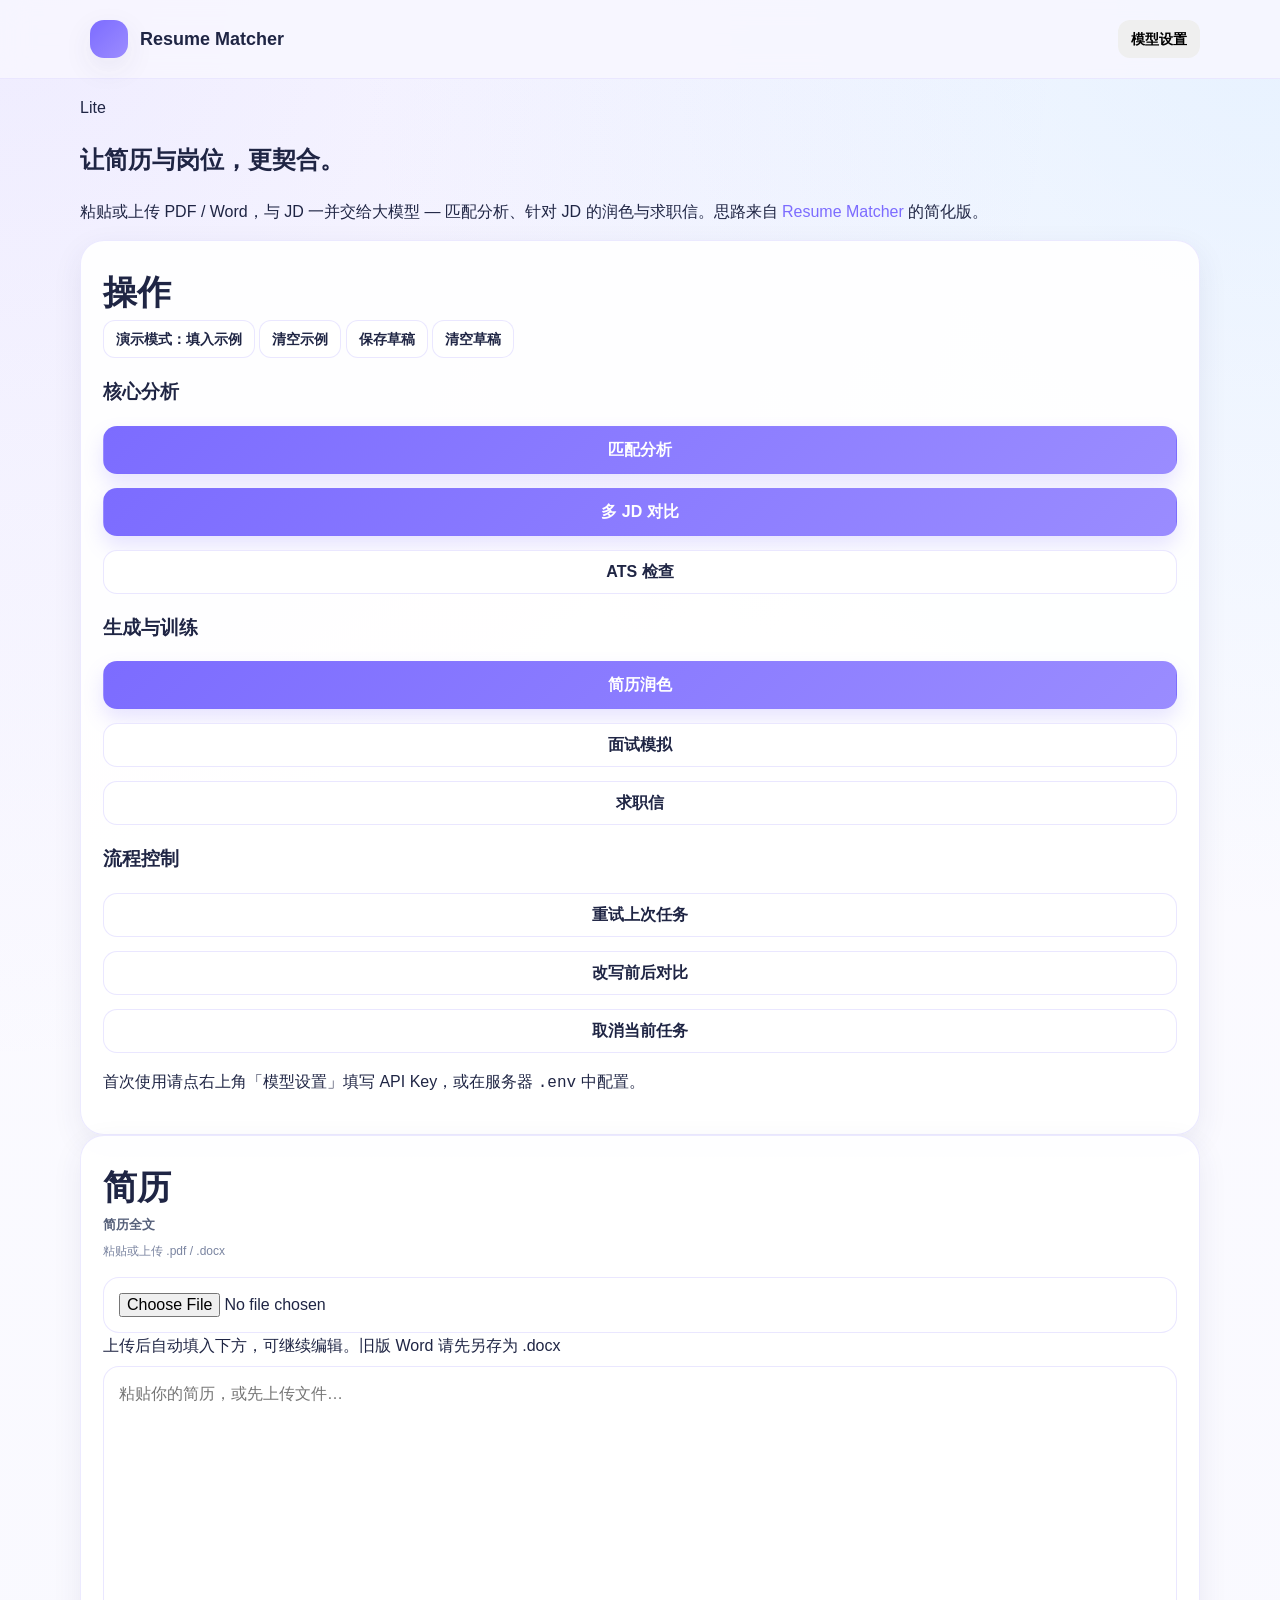
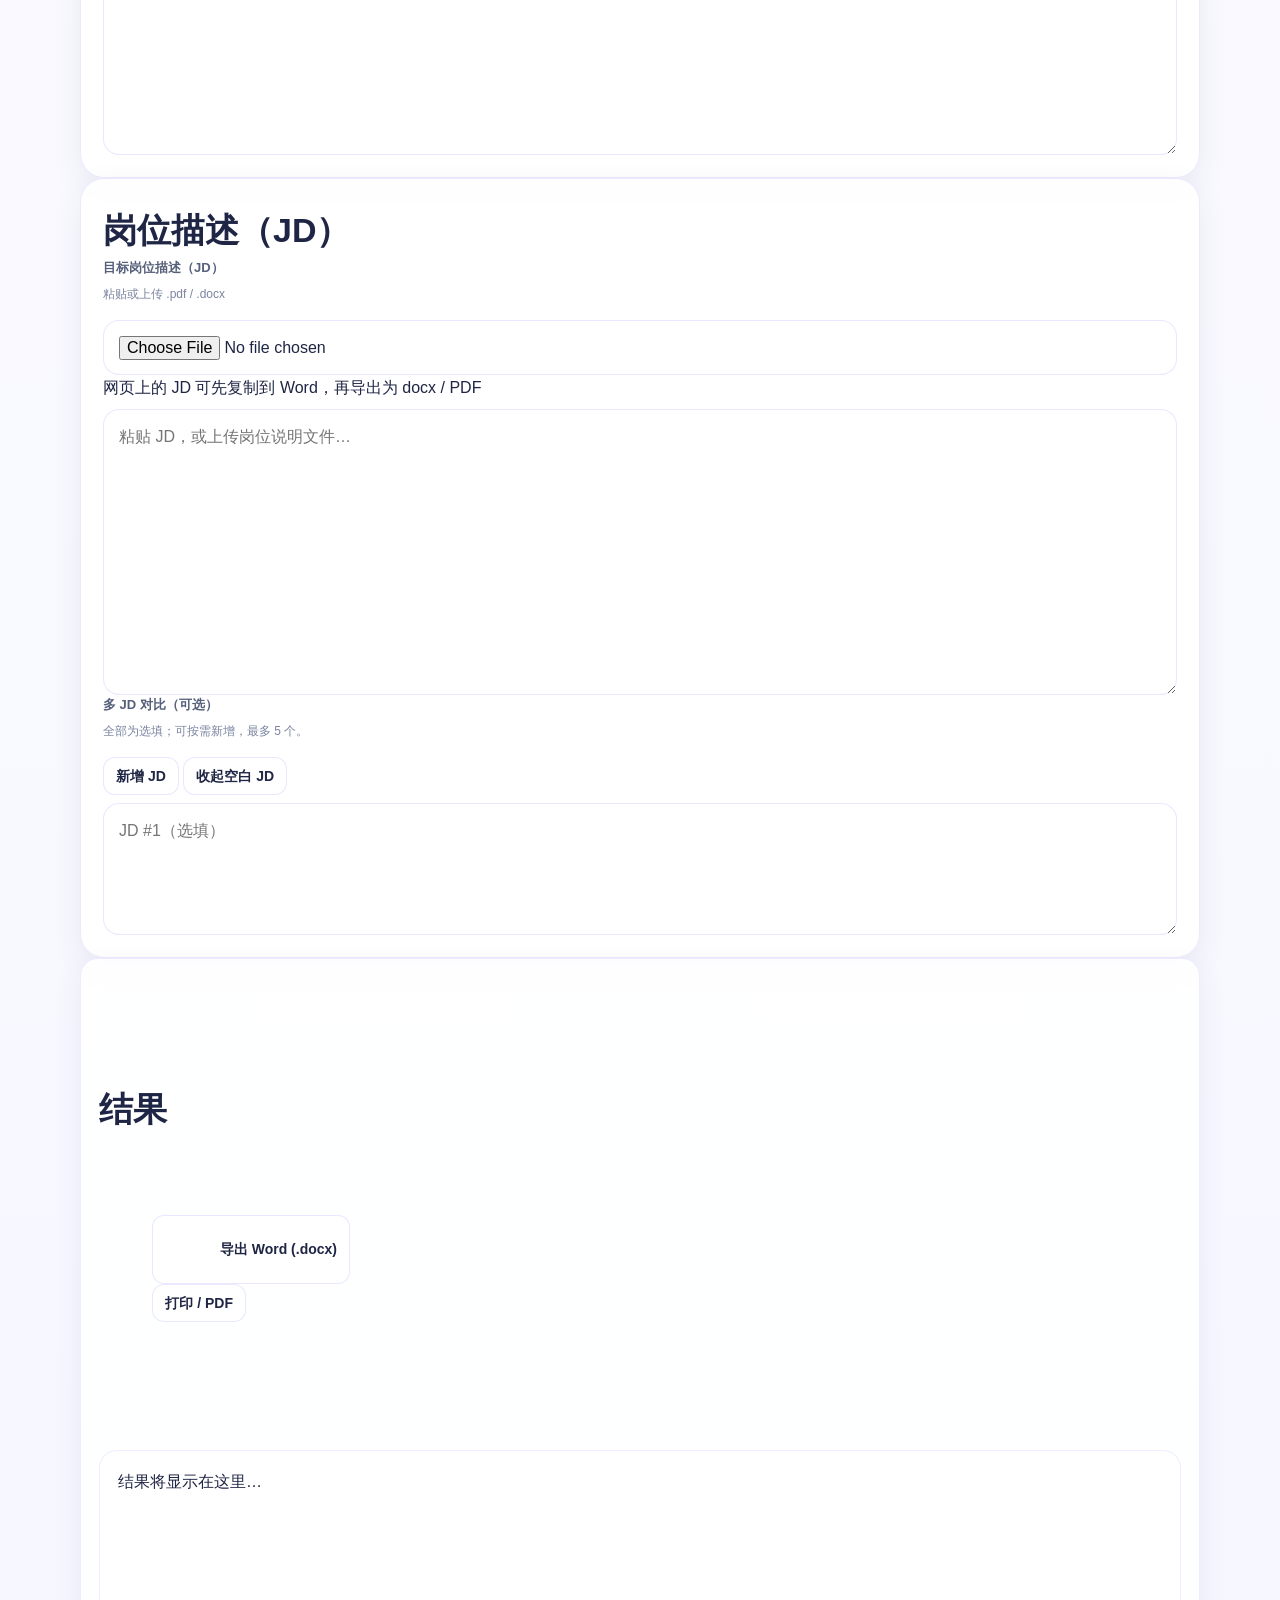
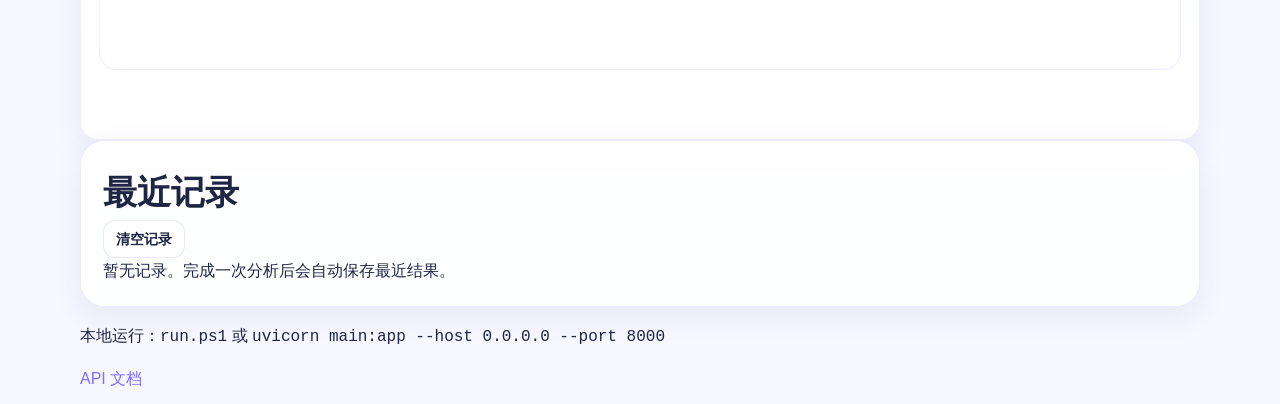
<file: public/index.html>
<!doctype html>
<html lang="zh-CN">
  <head>
    <meta charset="UTF-8" />
    <meta name="viewport" content="width=device-width, initial-scale=1.0" />
    <meta name="theme-color" content="#fbfbfd" />
    <meta name="app-version" content="2026-04-20-pixel-1" />
    <title>Resume Matcher Lite</title>
    <link rel="stylesheet" href="/static/styles.css?v=2026-04-20-pixel-1" />
  </head>
  <body>
    <a class="skip-link" href="#main">跳到主内容</a>

    <header class="nav-shell">
      <nav class="nav wrap" aria-label="主导航">
        <div class="nav-brand">
          <span class="nav-logo" aria-hidden="true"></span>
          <span class="nav-title">Resume Matcher</span>
        </div>
        <button type="button" class="btn btn-compact btn-nav" id="btnSettings">
          模型设置
        </button>
      </nav>
    </header>

    <section class="hero wrap" aria-labelledby="hero-heading">
      <p class="eyebrow">Lite</p>
      <h1 id="hero-heading" class="hero-title">让简历与岗位，更契合。</h1>
      <p class="hero-sub">
        粘贴或上传 PDF / Word，与 JD 一并交给大模型 — 匹配分析、针对 JD 的润色与求职信。思路来自
        <a
          href="https://github.com/srbhr/Resume-Matcher"
          target="_blank"
          rel="noopener noreferrer"
          >Resume Matcher</a
        >
        的简化版。
      </p>
    </section>

    <dialog id="dlgSettings" class="modal">
      <form method="dialog" class="modal-card">
        <h2 class="modal-title">模型设置</h2>
        <p class="modal-lead">
          API Key 默认只保存在当前会话，关闭页面后即失效。你可以手动勾选“记住 API Key（本机）”再长期保存。
        </p>
        <label class="field">
          <span class="field-label">API Key</span>
          <input
            type="password"
            id="apiKey"
            autocomplete="off"
            placeholder="sk-…"
            aria-describedby="apiKeyHint"
          />
        </label>
        <p class="field-hint" id="apiKeyHint">默认仅当前会话有效；勾选“记住”才会长期保存。</p>
        <label class="field-checkbox">
          <input type="checkbox" id="rememberKey" />
          <span>记住 API Key（保存在本机浏览器）</span>
        </label>
        <label class="field">
          <span class="field-label">Base URL</span>
          <span class="field-hint" id="baseUrlHint">必须是 http(s) 地址，建议包含 /v1</span>
          <input
            type="url"
            id="baseUrl"
            placeholder="https://api.openai.com/v1"
            required
            aria-describedby="baseUrlHint"
          />
        </label>
        <label class="field">
          <span class="field-label">模型名</span>
          <span class="field-hint" id="modelHint">例如 gpt-4o-mini、deepseek-chat</span>
          <input type="text" id="modelName" placeholder="gpt-4o-mini" required aria-describedby="modelHint" />
        </label>
        <div class="modal-actions">
          <button type="button" class="btn btn-secondary" id="btnClearKey">清除本地密钥</button>
          <button type="button" class="btn btn-primary" id="btnSaveSettings">完成</button>
        </div>
      </form>
    </dialog>

    <main id="main" class="wrap main-flow">
      <section class="panel actions full-width" aria-labelledby="act-heading">
        <h2 id="act-heading" class="section-heading">操作</h2>
        <div class="demo-tools">
          <button type="button" class="btn btn-secondary btn-compact" id="btnDemoFill">演示模式：填入示例</button>
          <button type="button" class="btn btn-ghost btn-compact" id="btnDemoClear">清空示例</button>
          <button type="button" class="btn btn-secondary btn-compact" id="btnDraftSave">保存草稿</button>
          <button type="button" class="btn btn-ghost btn-compact" id="btnDraftClear">清空草稿</button>
        </div>
        <div class="action-groups">
          <section class="action-module" aria-label="核心分析">
            <h3 class="action-module-title">核心分析</h3>
            <div class="action-grid">
              <button type="button" class="btn btn-primary btn-block btn-priority" id="btnAnalyze">匹配分析</button>
              <button type="button" class="btn btn-primary btn-block btn-priority" id="btnAnalyzeMulti">多 JD 对比</button>
              <button type="button" class="btn btn-secondary btn-block" id="btnAtsCheck">ATS 检查</button>
            </div>
          </section>
          <section class="action-module" aria-label="生成与训练">
            <h3 class="action-module-title">生成与训练</h3>
            <div class="action-grid">
              <button type="button" class="btn btn-primary btn-block btn-priority" id="btnTailor">简历润色</button>
              <button type="button" class="btn btn-secondary btn-block" id="btnInterviewSim">面试模拟</button>
              <button type="button" class="btn btn-secondary btn-block" id="btnCover">求职信</button>
            </div>
          </section>
          <section class="action-module" aria-label="流程控制">
            <h3 class="action-module-title">流程控制</h3>
            <div class="action-grid">
              <button type="button" class="btn btn-secondary btn-block" id="btnRetryLast">重试上次任务</button>
              <button type="button" class="btn btn-secondary btn-block" id="btnCompareImprove">改写前后对比</button>
              <button type="button" class="btn btn-secondary btn-block" id="btnCancel" hidden>取消当前任务</button>
            </div>
          </section>
        </div>
        <p class="hint" id="hintApi">
          首次使用请点右上角「模型设置」填写 API Key，或在服务器 <code>.env</code> 中配置。
        </p>
        <div id="status" class="status" role="status" aria-live="polite"></div>
        <div id="statusError" class="status error" role="alert" aria-live="assertive"></div>
      </section>

      <section class="panel inputs panel-emphasis" aria-labelledby="resume-heading">
        <h2 id="resume-heading" class="section-heading">简历</h2>
        <label class="field">
          <span class="field-label">简历全文</span>
          <span class="field-hint">粘贴或上传 .pdf / .docx</span>
          <div class="upload-bar">
            <input
              type="file"
              id="fileResume"
              accept=".pdf,.docx,application/pdf,application/vnd.openxmlformats-officedocument.wordprocessingml.document"
              aria-describedby="resumeUploadHint"
            />
            <span class="upload-hint" id="resumeUploadHint"
              >上传后自动填入下方，可继续编辑。旧版 Word 请先另存为 .docx</span
            >
          </div>
          <textarea
            id="resume"
            rows="14"
            placeholder="粘贴你的简历，或先上传文件…"
            required
            aria-required="true"
            aria-describedby="resumeUploadHint"
          ></textarea>
        </label>
      </section>

      <section class="panel inputs panel-emphasis" aria-labelledby="job-heading">
        <h2 id="job-heading" class="section-heading">岗位描述（JD）</h2>
        <label class="field">
          <span class="field-label">目标岗位描述（JD）</span>
          <span class="field-hint">粘贴或上传 .pdf / .docx</span>
          <div class="upload-bar">
            <input
              type="file"
              id="fileJob"
              accept=".pdf,.docx,application/pdf,application/vnd.openxmlformats-officedocument.wordprocessingml.document"
              aria-describedby="jobUploadHint"
            />
            <span class="upload-hint" id="jobUploadHint">网页上的 JD 可先复制到 Word，再导出为 docx / PDF</span>
          </div>
          <textarea
            id="job"
            rows="10"
            placeholder="粘贴 JD，或上传岗位说明文件…"
            required
            aria-required="true"
            aria-describedby="jobUploadHint"
          ></textarea>
        </label>
        <label class="field">
          <span class="field-label">多 JD 对比（可选）</span>
          <span class="field-hint">全部为选填；可按需新增，最多 5 个。</span>
          <div class="demo-tools">
            <button type="button" class="btn btn-secondary btn-compact" id="btnAddJD">新增 JD</button>
            <button type="button" class="btn btn-ghost btn-compact" id="btnCollapseJD">收起空白 JD</button>
          </div>
          <textarea id="jobMulti1" class="multi-jd-item" rows="4" placeholder="JD #1（选填）"></textarea>
          <textarea id="jobMulti2" class="multi-jd-item" rows="4" placeholder="JD #2（选填）" hidden></textarea>
          <textarea id="jobMulti3" class="multi-jd-item" rows="4" placeholder="JD #3（选填）" hidden></textarea>
          <textarea id="jobMulti4" class="multi-jd-item" rows="4" placeholder="JD #4（选填）" hidden></textarea>
          <textarea id="jobMulti5" class="multi-jd-item" rows="4" placeholder="JD #5（选填）" hidden></textarea>
        </label>
      </section>

      <section class="panel output full-width" id="outSection" aria-labelledby="out-heading">
        <div class="out-head">
          <h2 id="out-heading" class="section-heading">结果</h2>
          <div class="out-actions">
            <button type="button" class="btn btn-secondary btn-compact" id="btnExportDocx">
              导出 Word (.docx)
            </button>
            <button type="button" class="btn btn-ghost btn-compact" id="btnPrint">打印 / PDF</button>
          </div>
        </div>
        <div id="output" class="output" role="region" aria-label="模型输出">结果将显示在这里…</div>
      </section>

      <section class="panel full-width" aria-labelledby="history-heading">
        <div class="out-head">
          <h2 id="history-heading" class="section-heading">最近记录</h2>
          <div class="out-actions">
            <button type="button" class="btn btn-ghost btn-compact" id="btnHistoryClear">清空记录</button>
          </div>
        </div>
        <div id="historyList" class="history-list" role="region" aria-label="最近任务记录">
          暂无记录。完成一次分析后会自动保存最近结果。
        </div>
      </section>
    </main>

    <footer class="foot">
      <div class="wrap foot-inner">
        <p class="foot-line">
          本地运行：<code>run.ps1</code> 或
          <code>uvicorn main:app --host 0.0.0.0 --port 8000</code>
        </p>
        <p class="foot-line" id="footDocs">
          <a href="/docs" target="_blank" rel="noopener">API 文档</a>
        </p>
      </div>
    </footer>

    <script>
      (function () {
        if (location.protocol !== "file:") return;
        var m = document.createElement("div");
        m.setAttribute("role", "alert");
        m.className = "file-protocol-warning";
        m.textContent =
          "当前是从磁盘直接打开的页面，脚本无法正确加载。请运行 run.ps1 或通过 http://127.0.0.1:8000/ 访问。";
        document.body.insertBefore(m, document.body.firstChild);
      })();
    </script>
    <script src="/static/app.js?v=2026-04-20-pixel-1"></script>
  </body>
</html>
</file>
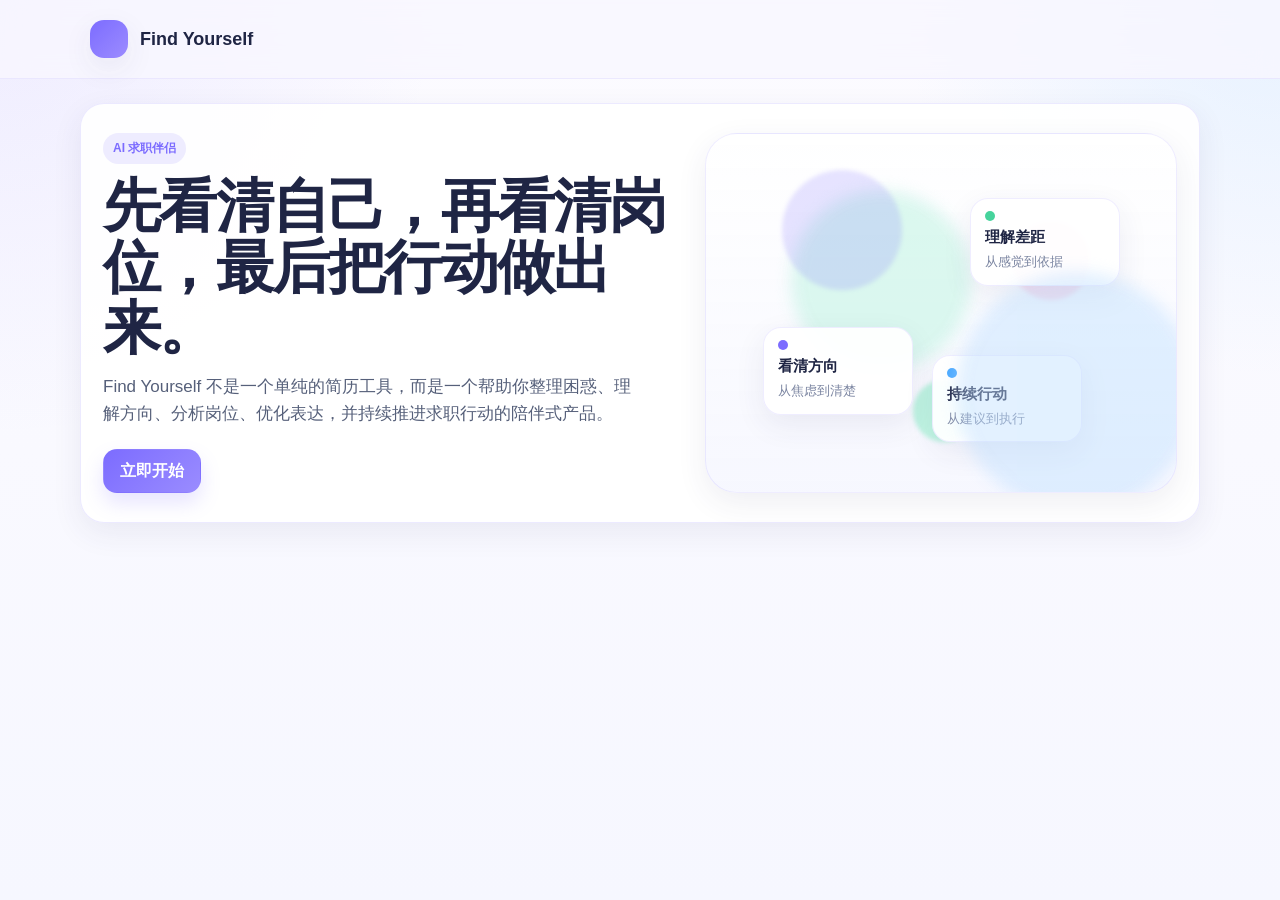
<file: static/index.html>
<!doctype html>
<html lang="zh-CN">
  <head>
    <meta charset="UTF-8" />
    <meta name="viewport" content="width=device-width, initial-scale=1.0" />
    <meta name="theme-color" content="#fbfbfd" />
    <title>Find Yourself · 让求职更清楚</title>
    <meta name="description" content="Find Yourself 是一款 AI 求职伴侣，帮你先看清自己，再看清岗位，最后把行动做出来。" />
    <link rel="stylesheet" href="/static/styles.css?v=2026-05-01-chatfix" />
  </head>
  <body>
    <a class="skip-link" href="#main">跳到主内容</a>
    <header class="nav-shell">
      <nav class="nav wrap" aria-label="主导航">
        <div class="nav-brand"><span class="nav-logo" aria-hidden="true"></span><span class="nav-title">Find Yourself</span></div>
        <div class="nav-actions">
        </div>
      </nav>
    </header>

    <main id="main" class="wrap main-layout page-shell">
      <section class="hero-shell hero-intro panel">
        <div class="hero-copy">
          <span class="module-tag">AI 求职伴侣</span>
          <h1>先看清自己，再看清岗位，最后把行动做出来。</h1>
          <p class="hero-text">
            Find Yourself 不是一个单纯的简历工具，而是一个帮助你整理困惑、理解方向、分析岗位、优化表达，并持续推进求职行动的陪伴式产品。
          </p>
          <div class="hero-actions">
            <a class="btn btn-primary" href="/settings" id="btnHeroStart">立即开始</a>
          </div>
        </div>

        <div class="hero-visual hero-visual--copy" aria-hidden="true">
          <div class="orb orb-a"></div>
          <div class="orb orb-b"></div>
          <div class="orb orb-c"></div>
          <div class="floating-card card-one">
            <span class="floating-dot"></span>
            <strong>看清方向</strong>
            <small>从焦虑到清楚</small>
          </div>
          <div class="floating-card card-two">
            <span class="floating-dot mint"></span>
            <strong>理解差距</strong>
            <small>从感觉到依据</small>
          </div>
          <div class="floating-card card-three">
            <span class="floating-dot sky"></span>
            <strong>持续行动</strong>
            <small>从建议到执行</small>
          </div>
        </div>
      </section>
    </main>
  </body>
</html>
</file>
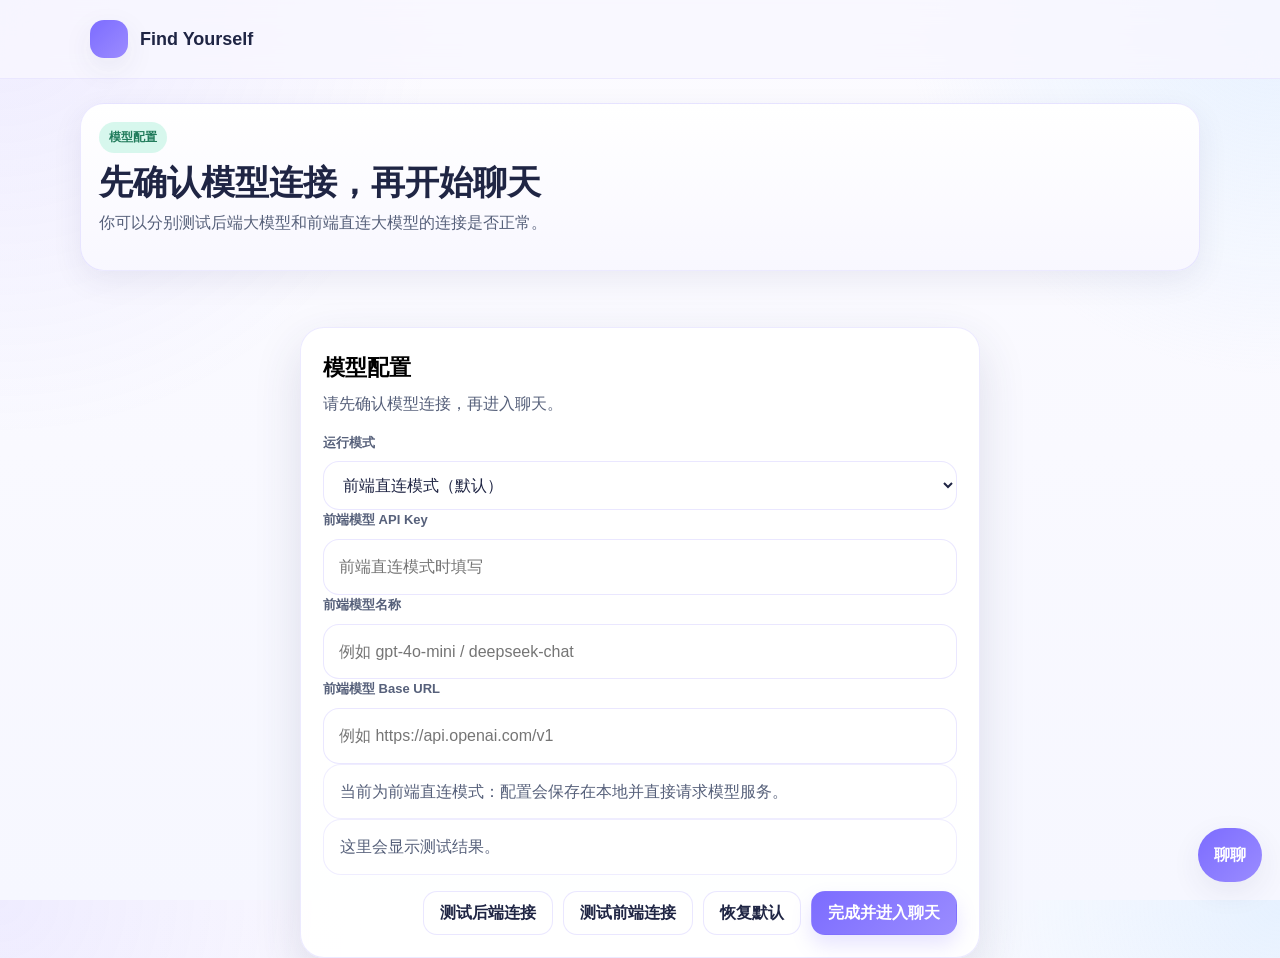
<file: static/settings.html>
<!doctype html>
<html lang="zh-CN">
  <head>
    <meta charset="UTF-8" />
    <meta name="viewport" content="width=device-width, initial-scale=1.0" />
    <meta name="theme-color" content="#fbfbfd" />
    <link rel="icon" href="data:image/svg+xml,%3Csvg xmlns='http://www.w3.org/2000/svg' viewBox='0 0 64 64'%3E%3Crect width='64' height='64' rx='16' fill='%23656cf0'/%3E%3Ctext x='32' y='40' font-size='28' text-anchor='middle' fill='white' font-family='Arial, sans-serif'%3EFY%3C/text%3E%3C/svg%3E" />
    <title>Find Yourself · 模型配置</title>
    <link rel="stylesheet" href="/static/styles.css?v=2026-05-03-settings" />
  </head>
  <body>
    <a class="skip-link" href="#main">跳到主内容</a>
    <header class="nav-shell">
      <nav class="nav wrap" aria-label="主导航">
        <a class="nav-brand" href="/" aria-label="返回首页"><span class="nav-logo" aria-hidden="true"></span><span class="nav-title">Find Yourself</span></a>
      </nav>
    </header>

    <main id="main" class="wrap main-layout page-shell">
      <section class="panel module-card module-highlight full-width module-anchor chat-shell">
        <div class="module-title-row chat-title-row">
          <div>
            <span class="module-tag alt">模型配置</span>
            <h1 class="section-heading">先确认模型连接，再开始聊天</h1>
            <p class="module-lead">你可以分别测试后端大模型和前端直连大模型的连接是否正常。</p>
          </div>
        </div>
      </section>
    </main>

    <dialog id="dlgSettings" class="modal" open><form method="dialog" class="modal-card"><h2 class="modal-title">模型配置</h2><p class="modal-lead">请先确认模型连接，再进入聊天。</p><label class="field"><span class="field-label">运行模式</span><select id="llmModeSelect"><option value="direct">前端直连模式（默认）</option><option value="backend">后端模式</option></select></label><div id="backendFields"><label class="field"><span class="field-label">后端 API 基础地址</span><input id="apiBaseUrlInput" type="text" placeholder="留空则使用当前站点或默认后端地址" /></label></div><div id="directFields"><label class="field"><span class="field-label">前端模型 API Key</span><input id="apiKeyInput" type="password" placeholder="前端直连模式时填写" /></label><label class="field"><span class="field-label">前端模型名称</span><input id="apiModelInput" type="text" placeholder="例如 gpt-4o-mini / deepseek-chat" /></label><label class="field"><span class="field-label">前端模型 Base URL</span><input id="apiModelBaseInput" type="text" placeholder="例如 https://api.openai.com/v1" /></label></div><div id="settingsHint" class="result-summary">前端直连模式会把配置保存在本地并直接请求模型服务。</div><div id="settingsResult" class="result-summary" aria-live="polite">这里会显示测试结果。</div><div class="modal-actions"><button type="button" class="btn btn-secondary" id="btnTestBackendConnection">测试后端连接</button><button type="button" class="btn btn-secondary" id="btnTestDirectConnection">测试前端连接</button><button type="button" class="btn btn-secondary" id="btnResetApiBaseUrl">恢复默认</button><button type="button" class="btn btn-primary" id="btnSettingsDone">完成并进入聊天</button></div></form></dialog>

    <script src="/static/app-state.js?v=2026-05-01-chatfix"></script><script src="/static/app-helpers.js?v=2026-05-01-chatfix"></script><script src="/static/app-api.js?v=2026-05-03-opt"></script><script src="/static/app-render.js?v=2026-05-01-chatfix"></script><script src="/static/app-flow.js?v=2026-05-01-chatfix"></script><script src="/static/app-main.js?v=2026-05-01-chatfix"></script><script src="/static/app-chat.js?v=2026-05-01-chatfix"></script><script src="/static/app-journey.js?v=2026-05-01-chatfix"></script><script src="/static/app.js?v=2026-05-01-chatfix"></script><script src="/static/app-init.js?v=2026-05-03-settingsfix"></script><script src="/static/app-entry.js?v=2026-05-01-chatfix"></script>
  </body>
</html>
</file>
<file: static/styles.css>
/* Cute, clean, practical UI */

:root {
  --bg: #f8f7ff;
  --bg-elevated: rgba(255, 255, 255, 0.9);
  --bg-subtle: rgba(245, 244, 255, 0.95);
  --text: #1f2544;
  --text-secondary: #56607a;
  --text-tertiary: #7a84a0;
  --accent: #7c6cff;
  --accent-hover: #6858ff;
  --accent-soft: rgba(124, 108, 255, 0.12);
  --mint: #b8f3df;
  --sky: #bfe0ff;
  --rose: #ffd4e5;
  --border: rgba(124, 108, 255, 0.14);
  --shadow-soft: 0 10px 30px rgba(47, 54, 99, 0.08);
  --shadow-modal: 0 18px 48px rgba(47, 54, 99, 0.14);
  --radius-lg: 24px;
  --radius-md: 18px;
  --radius-sm: 14px;
  --font: Inter, "Segoe UI", "PingFang SC", "Microsoft YaHei", sans-serif;
}

*, *::before, *::after { box-sizing: border-box; }
html { scroll-behavior: smooth; }
body {
  margin: 0;
  min-height: 100vh;
  font-family: var(--font);
  font-size: 16px;
  line-height: 1.6;
  color: var(--text);
  background:
    radial-gradient(circle at top left, rgba(124, 108, 255, 0.10), transparent 28%),
    radial-gradient(circle at top right, rgba(191, 224, 255, 0.35), transparent 24%),
    linear-gradient(180deg, #fcfbff 0%, #f6f7ff 100%);
  -webkit-font-smoothing: antialiased;
}

a { color: var(--accent); text-decoration: none; }
a:hover { color: var(--accent-hover); }
button, input, textarea, select, option { font: inherit; }

.wrap { width: min(1120px, calc(100vw - 32px)); margin: 0 auto; }
.main-layout { padding: 24px 0 56px; }
.page-shell { display: grid; gap: 18px; }

.nav-shell {
  position: sticky; top: 0; z-index: 30;
  backdrop-filter: blur(14px);
  background: rgba(248, 247, 255, 0.82);
  border-bottom: 1px solid rgba(124, 108, 255, 0.10);
}
.nav { display: flex; align-items: center; justify-content: space-between; padding: 14px 0; gap: 16px; }
.nav-brand {
  display: inline-flex;
  align-items: center;
  gap: 12px;
  font-weight: 800;
  color: inherit;
  text-decoration: none;
  padding: 6px 10px;
  border-radius: 14px;
  transition: background .15s ease, transform .15s ease, box-shadow .15s ease;
}
.nav-brand:hover { color: inherit; background: rgba(124, 108, 255, 0.06); transform: translateY(-1px); }
.nav-brand:focus-visible { outline: none; box-shadow: 0 0 0 3px rgba(124, 108, 255, 0.16); }
.nav-logo {
  width: 38px; height: 38px; border-radius: 14px;
  background: linear-gradient(135deg, var(--accent), #9c8cff);
  box-shadow: var(--shadow-soft);
}
.nav-title { font-size: 18px; }
.nav-actions {
  display: flex;
  gap: 6px;
  flex-wrap: nowrap;
  overflow-x: auto;
  white-space: nowrap;
  scrollbar-width: none;
  align-items: center;
}
.nav-actions::-webkit-scrollbar { display: none; }
.nav-tab {
  display: inline-flex;
  align-items: center;
  justify-content: center;
  min-height: 34px;
  padding: 0 12px;
  border-radius: 999px;
  border: 1px solid transparent;
  background: transparent;
  color: var(--text-secondary);
  font-size: 14px;
  font-weight: 700;
  letter-spacing: .01em;
  white-space: nowrap;
  transition: background .15s ease, color .15s ease, border-color .15s ease, transform .15s ease;
}
.nav-tab:hover { background: rgba(124, 108, 255, 0.06); color: var(--text); transform: translateY(-1px); }
.nav-tab.active {
  background: rgba(124, 108, 255, 0.12);
  color: var(--accent);
  border-color: rgba(124, 108, 255, 0.18);
}
.nav-tab:focus-visible { outline: none; box-shadow: 0 0 0 3px rgba(124, 108, 255, 0.18); }

.panel, .module-card, .result-card, .summary-card, .editor-card, .modal-card {
  background: var(--bg-elevated);
  border: 1px solid var(--border);
  border-radius: var(--radius-lg);
  box-shadow: var(--shadow-soft);
}
.panel, .module-card { padding: 22px; }
.module-highlight { background: linear-gradient(180deg, rgba(255,255,255,0.95), rgba(248,247,255,0.95)); }
.module-title-row { display: flex; justify-content: space-between; gap: 18px; margin-bottom: 18px; }
.module-tag {
  display: inline-flex; align-items: center; gap: 6px;
  padding: 6px 10px; border-radius: 999px;
  background: var(--accent-soft); color: var(--accent); font-size: 12px; font-weight: 700;
}
.module-tag.alt { background: rgba(184, 243, 223, 0.55); color: #1f7a5a; }
.section-heading { margin: 10px 0 8px; font-size: clamp(24px, 3vw, 34px); line-height: 1.15; }
.module-lead { margin: 0; color: var(--text-secondary); }

.hero-intro { display: grid; grid-template-columns: 1.1fr 0.9fr; gap: 26px; align-items: center; min-height: 420px; }
.hero-copy h1 { margin: 12px 0 14px; font-size: clamp(34px, 5vw, 58px); line-height: 1.05; letter-spacing: -0.03em; }
.hero-text { margin: 0; max-width: 56ch; font-size: 17px; color: var(--text-secondary); }
.hero-actions { display: flex; gap: 12px; flex-wrap: wrap; margin-top: 22px; }
.hero-notes { display: flex; gap: 10px; flex-wrap: wrap; margin-top: 22px; }
.hero-note {
  padding: 10px 14px; border-radius: 999px; background: rgba(255,255,255,0.82);
  border: 1px solid rgba(124, 108, 255, 0.12); color: var(--text-secondary); font-weight: 700;
}
.hero-visual {
  position: relative; min-height: 360px; border-radius: 32px; overflow: hidden;
  background: linear-gradient(180deg, rgba(255,255,255,0.86), rgba(246,247,255,0.92));
  border: 1px solid rgba(124, 108, 255, 0.12);
  box-shadow: var(--shadow-soft);
}
.hero-visual--copy::before {
  content: "看清自己 · 看清岗位 · 看清行动";
  position: absolute; inset: 18px 18px auto 18px;
  display: block; padding: 14px 16px; border-radius: 18px;
  background: rgba(255,255,255,0.70); color: var(--text-secondary);
  font-size: 14px; font-weight: 700; letter-spacing: .02em;
  border: 1px solid rgba(124, 108, 255, 0.10);
}
.hero-visual::before,
.hero-visual::after {
  content: ""; position: absolute; inset: auto;
  border-radius: 999px; filter: blur(8px); opacity: .9;
  animation: floaty 8s ease-in-out infinite;
}
.hero-visual::before { width: 180px; height: 180px; left: 18%; top: 16%; background: rgba(184,243,223,0.55); }
.hero-visual::after { width: 240px; height: 240px; right: -20px; bottom: -20px; background: rgba(191,224,255,0.50); animation-delay: -3s; }
.orb { position: absolute; border-radius: 999px; filter: blur(2px); animation: drift 10s ease-in-out infinite; }
.orb-a { width: 120px; height: 120px; left: 16%; top: 10%; background: rgba(124,108,255,0.18); }
.orb-b { width: 80px; height: 80px; right: 18%; top: 24%; background: rgba(255,212,229,0.8); animation-delay: -2s; }
.orb-c { width: 62px; height: 62px; left: 44%; bottom: 14%; background: rgba(184,243,223,0.9); animation-delay: -4s; }
.floating-card {
  position: absolute; min-width: 150px; padding: 12px 14px; border-radius: 18px;
  background: rgba(255,255,255,0.94); border: 1px solid rgba(124,108,255,0.12);
  box-shadow: var(--shadow-soft); display: grid; gap: 2px;
  animation: bob 6s ease-in-out infinite;
}
.floating-card strong { font-size: 15px; }
.floating-card small { color: var(--text-tertiary); }
.card-one { left: 12%; top: 54%; }
.card-two { right: 12%; top: 18%; animation-delay: -1.5s; }
.card-three { right: 20%; bottom: 14%; animation-delay: -3s; }
.floating-dot { width: 10px; height: 10px; border-radius: 999px; background: var(--accent); margin-bottom: 2px; }
.floating-dot.mint { background: #46d39c; }
.floating-dot.sky { background: #4ba9ff; }

.editor-workflow, .action-grid, .compact-actions { display: grid; gap: 14px; }
.editor-workflow { grid-template-columns: repeat(2, minmax(0, 1fr)); }
.compact-actions {
  grid-template-columns: repeat(2, minmax(0, 1fr));
}
@media (max-width: 720px) {
  .compact-actions {
    grid-template-columns: 1fr;
  }
}
.editor-card { padding: 18px; }
.journey-form-shell {
  max-width: 1280px;
  margin: 0 auto;
}
.journey-form-grid {
  display: grid;
  grid-template-columns: repeat(3, minmax(0, 1fr));
  gap: 14px;
}
.journey-span-2 {
  grid-column: span 2;
}
.journey-actions {
  display: flex;
  gap: 10px;
  justify-content: flex-end;
  flex-wrap: wrap;
}
.journey-table-wrap {
  max-width: 1280px;
  margin: 0 auto;
}
.journey-table {
  width: 100%;
  border-collapse: separate;
  border-spacing: 0;
  min-width: 1180px;
  font-size: 14px;
}
.journey-table thead th {
  position: sticky;
  top: 0;
  z-index: 1;
  background: linear-gradient(180deg, #f7f5ff, #f1efff);
  color: #38345b;
  font-weight: 800;
  text-align: left;
  padding: 14px 12px;
  border-bottom: 1px solid rgba(124, 108, 255, 0.18);
  white-space: nowrap;
}
.journey-table tbody td {
  padding: 14px 12px;
  border-bottom: 1px solid rgba(124, 108, 255, 0.12);
  vertical-align: top;
  background: rgba(255,255,255,0.92);
}
.journey-table tbody tr:hover td { background: rgba(124,108,255,0.05); }
.journey-table a { color: var(--accent); text-decoration: none; }
.journey-table a:hover { text-decoration: underline; }
.journey-table .btn { min-height: 34px; padding: 0 12px; }
.journey-toolbar {
  max-width: 1280px;
  margin: 0 auto 16px;
  display: grid;
  grid-template-columns: 1.4fr 1fr 1fr;
  gap: 14px;
  align-items: end;
}
.journey-toolbar .field { margin: 0; }
.journey-bottom-bar {
  max-width: 1280px;
  margin: 14px auto 0;
  display: flex;
  justify-content: flex-end;
  gap: 12px;
  flex-wrap: wrap;
}
.journey-stat-grid {
  max-width: 1280px;
  margin: 0 auto 14px;
  display: grid;
  grid-template-columns: repeat(4, minmax(0,1fr));
  gap: 12px;
}
.journey-stat-card {
  padding: 16px 18px;
  border-radius: 20px;
  background: rgba(255,255,255,0.84);
  border: 1px solid rgba(124,108,255,0.12);
  box-shadow: var(--shadow-soft);
}
.journey-stat-label { font-size: 12px; color: var(--text-tertiary); margin-bottom: 6px; }
.journey-stat-value { font-size: 22px; font-weight: 900; color: var(--text); }
.journey-stat-note { font-size: 12px; color: var(--text-secondary); margin-top: 4px; }
.journey-tag {
  display: inline-flex;
  align-items: center;
  padding: 5px 10px;
  border-radius: 999px;
  font-size: 12px;
  font-weight: 800;
  line-height: 1;
  white-space: nowrap;
  border: 1px solid transparent;
}
.journey-tag--已投递 { background: rgba(75, 169, 255, 0.12); color: #2670c7; border-color: rgba(75, 169, 255, 0.18); }
.journey-tag--筛选中 { background: rgba(124,108,255,0.12); color: var(--accent); border-color: rgba(124,108,255,0.18); }
.journey-tag--约面试 { background: rgba(255, 196, 87, 0.16); color: #a96b00; border-color: rgba(255,196,87,0.22); }
.journey-tag--面试中 { background: rgba(70, 211, 156, 0.14); color: #1a8a5f; border-color: rgba(70, 211, 156, 0.20); }
.journey-tag--已通过 { background: rgba(70, 211, 156, 0.16); color: #157a54; border-color: rgba(70, 211, 156, 0.22); }
.journey-tag--已拒绝 { background: rgba(181, 71, 91, 0.12); color: #a7374a; border-color: rgba(181, 71, 91, 0.18); }
.journey-tag--已入职 { background: rgba(86, 201, 169, 0.16); color: #1a7f67; border-color: rgba(86, 201, 169, 0.22); }
.journey-form-grid {
  display: grid;
  grid-template-columns: repeat(3, minmax(0, 1fr));
  gap: 16px;
}
.journey-span-2 { grid-column: span 2; }
.journey-form-grid .field,
.journey-form-grid .journey-actions {
  margin: 0;
}
.journey-form-grid .field input,
.journey-form-grid .field select {
  min-height: 48px;
  height: 48px;
}
.journey-form-grid .field input,
.journey-form-grid .field select,
.journey-form-grid .field textarea {
  width: 100%;
  box-sizing: border-box;
  font: inherit;
}
.journey-actions {
  display: flex;
  gap: 10px;
  justify-content: flex-end;
  flex-wrap: wrap;
}
@media (max-width: 1100px) {
  .journey-form-grid { grid-template-columns: repeat(2, minmax(0, 1fr)); }
  .journey-span-2 { grid-column: span 2; }
  .journey-toolbar { grid-template-columns: 1fr 1fr; }
  .journey-stat-grid { grid-template-columns: repeat(2, minmax(0,1fr)); }
}
@media (max-width: 720px) {
  .journey-form-grid { grid-template-columns: 1fr; }
  .journey-span-2 { grid-column: span 1; }
  .journey-toolbar { grid-template-columns: 1fr; }
  .journey-stat-grid { grid-template-columns: 1fr; }
  .journey-table { min-width: 980px; }
  .journey-bottom-bar { justify-content: stretch; }
  .journey-bottom-bar .btn { flex: 1 1 0; }
}

.field { display: grid; gap: 8px; }
.field-label { font-size: 13px; font-weight: 700; color: var(--text-secondary); }
.field-hint { margin: -2px 0 8px; font-size: 12px; color: var(--text-tertiary); }
input, textarea, select {
  width: 100%; padding: 14px 15px;
  border: 1px solid rgba(124, 108, 255, 0.16);
  border-radius: 16px; background: #fff; color: var(--text);
  font: inherit;
  transition: border-color .15s ease, box-shadow .15s ease, transform .15s ease;
}
textarea { resize: vertical; min-height: 120px; }
.journey-date-center {
  position: relative;
}
.journey-date-center input[type="date"] {
  text-align: center;
  text-align-last: center;
}
.journey-date-center:not(.has-date) input[type="date"] {
  color: transparent;
}
.journey-date-center:not(.has-date)::after {
  content: "yyyy/mm/dd";
  position: absolute;
  left: 50%;
  bottom: 15px;
  transform: translateX(-50%);
  color: var(--text-tertiary);
  font-size: 14px;
  pointer-events: none;
}
.journey-date-center input[type="date"]:focus {
  color: var(--text);
}
.journey-date-center:focus-within::after,
.journey-date-center.has-date::after {
  display: none;
}
input:focus, textarea:focus, select:focus {
  outline: none; border-color: rgba(124, 108, 255, 0.45);
  box-shadow: 0 0 0 4px rgba(124, 108, 255, 0.10);
}
#journey-module input,
#journey-module select,
#journey-module textarea {
  text-align: center;
  text-align-last: center;
}
#journey-module input::placeholder,
#journey-module textarea::placeholder {
  text-align: center;
}
option { font: inherit; color: var(--text); }
.field-checkbox { display: flex; align-items: center; gap: 10px; color: var(--text-secondary); font-size: 14px; }
.field-checkbox input { width: 18px; height: 18px; accent-color: var(--accent); }

.btn {
  display: inline-flex; align-items: center; justify-content: center; gap: 8px;
  min-height: 44px; padding: 0 16px; border: 1px solid transparent;
  border-radius: 14px; cursor: pointer; font-weight: 700; transition: transform .15s ease, background .15s ease, border-color .15s ease, opacity .15s ease;
}
.btn:hover { transform: translateY(-1px); }
.btn:disabled { opacity: .6; cursor: not-allowed; transform: none; }
.btn-primary { background: linear-gradient(135deg, var(--accent), #9a8cff); color: #fff; box-shadow: 0 10px 20px rgba(124, 108, 255, 0.18); }
.btn-primary:hover { background: linear-gradient(135deg, var(--accent-hover), #8c79ff); }
.btn-secondary, .btn-ghost { background: #fff; color: var(--text); border-color: rgba(124, 108, 255, 0.16); }
.btn-secondary:hover, .btn-ghost:hover { background: rgba(124, 108, 255, 0.05); }
.btn-block { width: 100%; }
.btn-compact { min-height: 38px; padding: 0 12px; border-radius: 12px; font-size: 14px; }
.btn-priority { min-height: 48px; }

.result-summary, .output, .summary-card, .chat-empty {
  border-radius: var(--radius-md);
  border: 1px solid rgba(124, 108, 255, 0.12);
  background: rgba(255,255,255,0.88);
}
.result-summary { padding: 14px 16px; color: var(--text-secondary); }
.result-badge { margin-left: 8px; font-size: 12px; color: #6b5cff; }
.output { padding: 18px; white-space: pre-wrap; min-height: 220px; }
.summary-card { padding: 16px; margin: 12px 0; background: linear-gradient(180deg, rgba(255,255,255,0.98), rgba(248,247,255,0.96)); }
.summary-eyebrow { font-size: 12px; font-weight: 800; color: #8b7cff; text-transform: uppercase; letter-spacing: .04em; }
.summary-card h3 { margin: 8px 0 4px; font-size: 18px; }
.summary-card p { margin: 0; color: var(--text-secondary); }

.chat-shell { padding: 18px; }
.chat-title-row { margin-bottom: 16px; }
.chat-frame {
  display: grid;
  grid-template-columns: 280px minmax(0, 1fr);
  gap: 18px;
  align-items: start;
}
.chat-profile-panel {
  position: sticky;
  top: 78px;
  display: grid;
  gap: 14px;
  padding: 16px;
  border-radius: 22px;
  background: rgba(255,255,255,0.82);
  border: 1px solid rgba(124, 108, 255, 0.12);
  box-shadow: var(--shadow-soft);
}
.profile-card { display: flex; align-items: center; gap: 12px; }
.profile-avatar {
  width: 46px;
  height: 46px;
  border-radius: 16px;
  display: inline-flex;
  align-items: center;
  justify-content: center;
  font-weight: 800;
  letter-spacing: .04em;
}
.profile-avatar--assistant { background: linear-gradient(135deg, var(--accent), #9a8cff); color: #fff; }
.profile-name { font-weight: 800; }
.profile-subtitle, .profile-summary { color: var(--text-secondary); font-size: 14px; }
.profile-tags { display: flex; flex-wrap: wrap; gap: 8px; }
.profile-tag { padding: 6px 10px; border-radius: 999px; background: rgba(124, 108, 255, 0.08); color: var(--accent); font-size: 12px; font-weight: 700; }
.chat-frame { display: grid; grid-template-columns: 280px minmax(0, 1fr); gap: 18px; align-items: start; }
.chat-panel {
  display: grid; gap: 14px; padding: 18px;
  border-radius: 22px; background: rgba(255,255,255,0.90);
  border: 1px solid rgba(124, 108, 255, 0.10);
  min-height: 620px;
}
.chat-panel--minimal { min-height: 620px; }
.chat-profile-panel {
  position: sticky;
  top: 78px;
  display: grid;
  gap: 14px;
  padding: 16px;
  border-radius: 22px;
  background: rgba(255,255,255,0.82);
  border: 1px solid rgba(124, 108, 255, 0.12);
  box-shadow: var(--shadow-soft);
}
.chat-topline { display: flex; align-items: center; justify-content: space-between; gap: 12px; padding-bottom: 6px; border-bottom: 1px solid rgba(124, 108, 255, 0.10); }
.chat-topline__brand { display: flex; align-items: center; gap: 12px; }
.chat-toolbar {
  display: flex;
  flex-wrap: wrap;
  gap: 8px;
  align-items: center;
}
.chat-toolbar__link {
  border: 1px solid rgba(124, 108, 255, 0.14);
  background: rgba(255,255,255,0.88);
  color: var(--text-secondary);
  border-radius: 999px;
  min-height: 32px;
  padding: 0 12px;
  font-size: 12px;
  font-weight: 700;
  cursor: pointer;
}
.chat-toolbar__link:hover { background: rgba(124, 108, 255, 0.06); color: var(--text); }
.chat-toolbar__link.danger { color: #b5475b; }
.chat-thread { display: grid; gap: 14px; min-height: 360px; margin: 0; padding-right: 4px; overflow-y: auto; scroll-behavior: smooth; }
.chat-item { display: flex; gap: 10px; align-items: flex-start; }
.chat-item.user { flex-direction: row-reverse; }
.chat-avatar {
  width: 38px; height: 38px; flex: 0 0 auto; border-radius: 14px;
  display: inline-flex; align-items: center; justify-content: center; font-size: 13px; font-weight: 800; color: #fff;
  box-shadow: var(--shadow-soft);
}
.chat-avatar.assistant { background: linear-gradient(135deg, #6f63ff, #9b8cff); }
.chat-avatar.user { background: linear-gradient(135deg, #5abf95, #34a6ff); }
.chat-bubble-wrap { display: grid; gap: 6px; max-width: min(78%, 640px); }
.chat-item.user .chat-bubble-wrap { align-items: end; }
.chat-meta { font-size: 12px; color: var(--text-tertiary); display: flex; align-items: center; gap: 8px; flex-wrap: wrap; }
.chat-pending { padding: 2px 8px; border-radius: 999px; background: rgba(124, 108, 255, 0.10); color: var(--accent); }
.chat-cursor {
  display: inline-block;
  width: 8px;
  height: 1.1em;
  margin-left: 2px;
  border-radius: 999px;
  background: currentColor;
  vertical-align: -0.1em;
  animation: blink 1s steps(1, end) infinite;
}
.chat-bubble-content {
  padding: 14px 16px; border-radius: 18px; border: 1px solid rgba(124, 108, 255, 0.12);
  background: rgba(255,255,255,0.98); box-shadow: var(--shadow-soft); white-space: pre-wrap; line-height: 1.72;
}
.chat-item.user .chat-bubble-content { background: linear-gradient(180deg, rgba(124, 108, 255, 0.10), rgba(124, 108, 255, 0.06)); }
.chat-empty { padding: 16px; color: var(--text-secondary); }
.chat-empty__title { font-weight: 800; margin-bottom: 4px; }
.chat-empty__body { font-size: 14px; }
.chat-typing { font-size: 13px; color: var(--text-tertiary); }
.chat-typing.is-hidden { display: none; }
.chat-debug {
  font-size: 12px;
  color: #8a5a00;
  padding: 10px 12px;
  border-radius: 14px;
  background: rgba(255, 209, 102, 0.16);
  border: 1px solid rgba(255, 209, 102, 0.35);
  white-space: pre-wrap;
  word-break: break-word;
}
.chat-status {
  font-size: 13px; color: var(--text-secondary); padding: 10px 12px;
  border-radius: 14px; background: rgba(124, 108, 255, 0.05); border: 1px solid rgba(124, 108, 255, 0.10);
}
.chat-form { display: grid; gap: 14px; }
.chat-input-field textarea { min-height: 92px; }
.chat-compose-actions { display: flex; gap: 10px; justify-content: space-between; align-items: center; flex-wrap: wrap; }
.chat-signal {
  min-height: 38px; padding: 0 12px; border-radius: 999px; border: 1px solid rgba(124, 108, 255, 0.16);
  background: #fff; color: var(--text); font-weight: 700; cursor: pointer;
}
.chat-signal:hover { background: rgba(124, 108, 255, 0.05); }

.feature-grid {
  display: grid;
  gap: 18px;
  align-items: start;
}
.feature-card {
  padding: 18px;
  border-radius: 22px;
  background: rgba(255,255,255,0.82);
  border: 1px solid rgba(124, 108, 255, 0.12);
  box-shadow: var(--shadow-soft);
  display: grid;
  gap: 14px;
  align-content: start;
}
.feature-output {
  min-height: 220px;
  max-height: 360px;
  overflow-y: auto;
  padding: 18px;
  border-radius: 18px;
  background: linear-gradient(180deg, rgba(248, 247, 255, 0.98), rgba(255,255,255,0.96));
  border: 1px dashed rgba(124, 108, 255, 0.20);
  color: var(--text);
  white-space: pre-wrap;
  line-height: 1.75;
}
.feature-output:empty::before {
  content: "结果将显示在这里…";
  color: var(--text-tertiary);
}
.journey-form-shell {
  max-width: 1240px;
  margin: 0 auto;
}
.journey-form-grid {
  display: grid;
  grid-template-columns: repeat(3, minmax(0, 1fr));
  gap: 16px;
}
.journey-span-2 { grid-column: span 2; }
.journey-form-grid .field,
.journey-form-grid .journey-actions {
  margin: 0;
}
.journey-form-grid .field input,
.journey-form-grid .field select {
  min-height: 48px;
  height: 48px;
}
.journey-form-grid .field input,
.journey-form-grid .field select,
.journey-form-grid .field textarea {
  width: 100%;
  box-sizing: border-box;
}
.journey-actions {
  display: flex;
  gap: 12px;
  justify-content: flex-end;
  align-items: center;
}
.journey-table {
  width: 100%;
  border-collapse: separate;
  border-spacing: 0;
  min-width: 1120px;
  font-size: 14px;
}
.journey-table thead th {
  position: sticky;
  top: 0;
  z-index: 1;
  background: #f6f5ff;
  color: #3e3a60;
  font-weight: 800;
  text-align: left;
  padding: 14px 12px;
  border-bottom: 1px solid rgba(124,108,255,0.2);
  white-space: nowrap;
}
.journey-table tbody td {
  padding: 14px 12px;
  border-bottom: 1px solid rgba(124,108,255,0.12);
  vertical-align: top;
  background: rgba(255,255,255,0.92);
}
.journey-table tbody tr:hover td {
  background: rgba(124,108,255,0.05);
}
#journey-module .feature-card {
  max-width: 1240px;
  margin: 12px auto 0;
}
#journey-module .feature-output {
  overflow-x: auto;
  padding: 0;
  border-style: solid;
}
@media (max-width: 1100px) {
  .journey-form-grid { grid-template-columns: repeat(2, minmax(0, 1fr)); }
  .journey-span-2 { grid-column: span 2; }
}
@media (max-width: 720px) {
  .journey-form-grid { grid-template-columns: 1fr; }
  .journey-span-2 { grid-column: span 1; }
  .journey-actions { justify-content: stretch; flex-direction: column; }
  .journey-actions .btn { width: 100%; }
  .journey-table { min-width: 980px; }
}

@media (max-width: 900px) {
  .chat-frame { grid-template-columns: 1fr; }
  .chat-profile-panel { position: static; }
  .journey-table { min-width: 760px; }
}

@media (min-width: 900px) {
  .feature-grid { grid-template-columns: repeat(2, minmax(0, 1fr)); }
}

.hover-chat-widget {
  position: fixed;
  right: 18px;
  bottom: 18px;
  z-index: 80;
}
.floating-chat-entry {
  position: relative;
  z-index: 2;
  padding: 14px 16px;
  border-radius: 999px;
  background: linear-gradient(135deg, var(--accent), #9a8cff);
  color: #fff;
  box-shadow: var(--shadow-soft);
  font-weight: 800;
  border: 0;
}
.floating-chat-entry:hover { color: #fff; text-decoration: none; }
.hover-chat-popover {
  position: absolute;
  right: 0;
  bottom: calc(100% + 12px);
  width: min(360px, calc(100vw - 32px));
  padding: 14px;
  border-radius: 22px;
  background: rgba(255,255,255,0.96);
  border: 1px solid rgba(124, 108, 255, 0.14);
  box-shadow: var(--shadow-modal);
  display: none;
}
.hover-chat-widget.is-open .hover-chat-popover { display: grid; gap: 12px; }
.hover-chat-head { display: flex; align-items: start; justify-content: space-between; gap: 10px; }
.hover-chat-title { font-weight: 800; }
.hover-chat-subtitle { font-size: 12px; color: var(--text-secondary); }
.hover-chat-close {
  width: 30px; height: 30px;
  border: 0;
  border-radius: 999px;
  background: rgba(124, 108, 255, 0.08);
  color: var(--text-secondary);
  cursor: pointer;
}
.hover-chat-thread {
  display: grid;
  gap: 8px;
  max-height: 210px;
  overflow: auto;
  padding: 10px;
  border-radius: 16px;
  background: rgba(248, 247, 255, 0.88);
  border: 1px solid rgba(124, 108, 255, 0.10);
  white-space: pre-wrap;
}
.hover-chat-msg { padding: 10px 12px; border-radius: 14px; line-height: 1.6; }
.hover-chat-msg--user { background: rgba(124, 108, 255, 0.10); margin-left: 24px; }
.hover-chat-msg--assistant { background: #fff; border: 1px solid rgba(124, 108, 255, 0.10); margin-right: 24px; }
.hover-chat-form { display: flex; gap: 8px; }
.hover-chat-form input {
  flex: 1;
  min-width: 0;
  min-height: 42px;
  padding: 0 12px;
  border-radius: 14px;
}
@media (max-width: 720px) {
  .hover-chat-widget { right: 12px; bottom: 12px; }
  .hover-chat-popover { width: min(340px, calc(100vw - 24px)); }
}

.setup-intro { margin-top: 12px; background: rgba(184, 243, 223, 0.24); }
.setup-intro.is-hidden { display: none; }

.floating-chat-entry {
  position: fixed; right: 18px; bottom: 18px; z-index: 60;
  padding: 14px 16px; border-radius: 999px;
  background: linear-gradient(135deg, var(--accent), #9a8cff);
  color: #fff; box-shadow: var(--shadow-soft); font-weight: 800;
}
.floating-chat-entry:hover { color: #fff; text-decoration: none; }

.setup-intro { margin-top: 12px; background: rgba(184, 243, 223, 0.24); }
.setup-intro.is-hidden { display: none; }

.modal {
  border: none; padding: 0; background: transparent; width: min(680px, calc(100vw - 24px));
}
.modal::backdrop { background: rgba(31, 37, 68, 0.35); backdrop-filter: blur(6px); }
.modal-card { padding: 22px; box-shadow: var(--shadow-modal); }
.modal-title { margin: 0 0 6px; font-size: 22px; }
.modal-lead { margin: 0 0 16px; color: var(--text-secondary); }
.modal-actions { display: flex; flex-wrap: wrap; gap: 10px; justify-content: flex-end; margin-top: 16px; }

.skip-link { position: absolute; left: -999px; top: 12px; }
.skip-link:focus { left: 12px; z-index: 100; background: #fff; padding: 8px 12px; border-radius: 10px; }
.is-hidden { display: none !important; }

@keyframes floaty {
  0%, 100% { transform: translate3d(0, 0, 0) scale(1); }
  50% { transform: translate3d(0, 10px, 0) scale(1.03); }
}
@keyframes drift {
  0%, 100% { transform: translateY(0px); }
  50% { transform: translateY(-8px); }
}
@keyframes bob {
  0%, 100% { transform: translateY(0px); }
  50% { transform: translateY(-10px); }
}
@keyframes blink {
  0%, 49% { opacity: 1; }
  50%, 100% { opacity: 0; }
}

@media (max-width: 900px) {
  .hero-intro, .editor-workflow { grid-template-columns: 1fr; }
  .module-title-row, .nav { flex-direction: column; align-items: stretch; }
  .hero-visual { min-height: 340px; }
}
@media (max-width: 640px) {
  .wrap { width: min(100vw - 20px, 1120px); }
  .panel, .module-card, .modal-card { padding: 16px; border-radius: 20px; }
  .btn, .btn-compact { width: 100%; }
  .nav-actions { width: 100%; }
  .floating-chat-entry { right: 12px; bottom: 12px; }
  .hero-copy h1 { font-size: 34px; }
}
</file>
